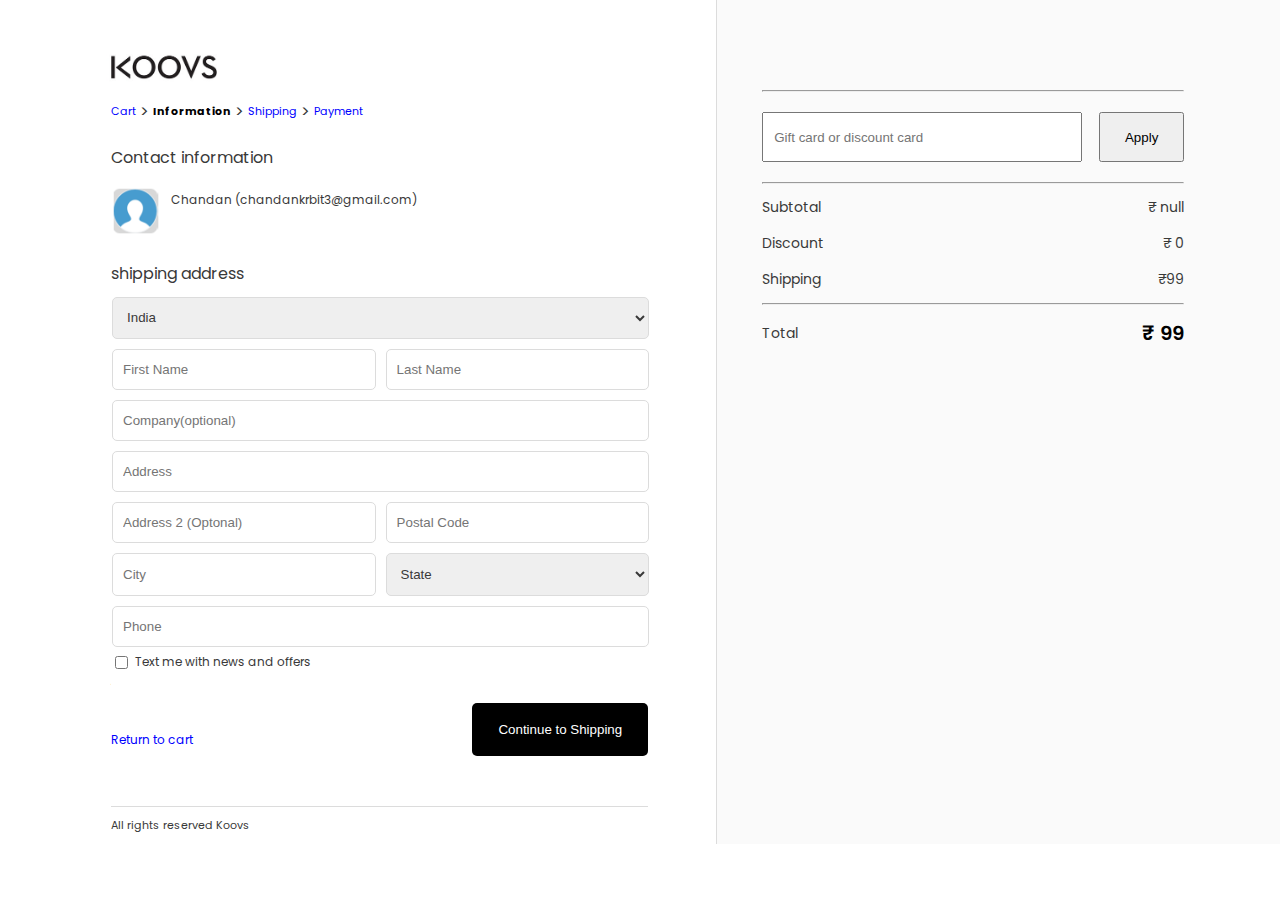
<file: checkout.html>
<!DOCTYPE html>
<html lang="en">
  <head>
    <link rel="preconnect" href="https://fonts.googleapis.com" />
    <link rel="preconnect" href="https://fonts.gstatic.com" crossorigin />
    <link
      href="https://fonts.googleapis.com/css2?family=Poppins&display=swap"
      rel="stylesheet"
    />
    <meta charset="UTF-8" />
    <meta http-equiv="X-UA-Compatible" content="IE=edge" />
    <meta name="viewport" content="width=device-width, initial-scale=1.0" />
    <title>Document</title>
    <link rel="stylesheet" href="./styles/checkout.css" />
  </head>
  <body>
    <div class="container">
      <div class="left">
        <div id="kooImg">
          <img src="./images/koovs logo.jpg" alt="logo" />
        </div>
        <div class="insidel">
          <div id="pages">
            <p>
              <a href="./cart.html">Cart</a> >
              <a href="./checkout.html"
                ><strong style="color: black">Information</strong></a
              >
              > <a href="./shipping.html">Shipping</a> >
              <a href="./payment.html">Payment</a>
            </p>
          </div>
          <p id="cont">Contact information</p>
          <div style="display: flex">
            <img
              src="./images/Screenshot (262).png"
              alt="id"
              style="width: 50px"
            />
            <span style="font-size: 12px; margin-top: 5px; margin-left: 10px"
              >Chandan (chandankrbit3@gmail.com)</span
            >
          </div>

          <div style="margin-top: 25px; margin-bottom: 10px">
            shipping address
          </div>
          <div class="bottomvar">
            <select name="" id="Email" style="grid-area: Email">
              <option value="india">India</option>
            </select>
            <input
              id="Fname"
              placeholder="First Name"
              style="grid-area: Fname"
            />
            <input
              id="Lname"
              placeholder="Last Name"
              style="grid-area: Lname"
            />
            <input
              id="comp"
              placeholder="Company(optional)"
              style="grid-area: comp"
            />
            <input
              id="Address"
              placeholder="Address"
              style="grid-area: Address"
            />
            <input
              id="Add2"
              placeholder="Address 2 (Optonal)"
              style="grid-area: Add2"
            />
            <input
              id="PC"
              placeholder="Postal Code"
              style="grid-area: PC"
              type="number"
            />
            <input id="City" placeholder="City" style="grid-area: City" />

            <select id="Region" style="grid-area: Region">
              <option value="">State</option>
              <option value="">Jharkhand</option>
              <option value="">Bihar</option>
              <option value="">Uttar Pradesh</option>
              <option value="">Chattishgard</option>
              <option value="">Odissa</option>
              <option value="">Hydrabad</option>
              <option value="">Banglore</option>
              <option value="">Goa</option>
              <option value="">Maharastra</option>
              <option value="">Gujrat</option>
              <option value="">Jammu & Kashmir</option>
              <option value="">Laddak</option>
              <option value="">Punjab</option>
              <option value="">Haryana</option>
              <option value="">Madhya prasesh</option>
            </select>
            <input
              id="Phone"
              placeholder="Phone"
              style="grid-area: Phone"
              type="number"
            />
          </div>
          <input type="checkbox" style="position: relative; top: 3px" />
          <span style="font-size: 12px">Text me with news and offers</span>
          <div id="butts">
            <a href="./cart.html"
              ><p style="position: relative; top: 30px">Return to cart</p></a
            >
            <button id="gotoship">Continue to Shipping</button>
          </div>
          <div id="reserve">
            <div>All rights reserved Koovs</div>
          </div>
        </div>
      </div>
      <div class="right">
        <div class="inside">
          <div class="prod"></div>
          <hr />
          <div id="discount">
            <input
              id="coupon-input"
              type="text"
              placeholder="Gift card or discount card"
            />
            <button id="couponBtn">Apply</button>
          </div>
          <p style="font-size: 12px" id="error"></p>
          <hr />
          <div style="display: flex; justify-content: space-between">
            <div>Subtotal</div>
            <div id="sum"></div>
          </div>
          <div style="display: flex; justify-content: space-between">
            <div>Discount</div>
            <div id="dis">₹ 0</div>
          </div>
          <div style="display: flex; justify-content: space-between">
            <div>Shipping</div>
            <div>₹99</div>
          </div>
          <hr />
          <div style="display: flex; justify-content: space-between">
            <div style="margin-top: 10px">Total</div>
            <div id="net"></div>
          </div>
        </div>
      </div>
    </div>
  </body>
</html>

<script src="./scripts/checkout.js"></script>
</file>
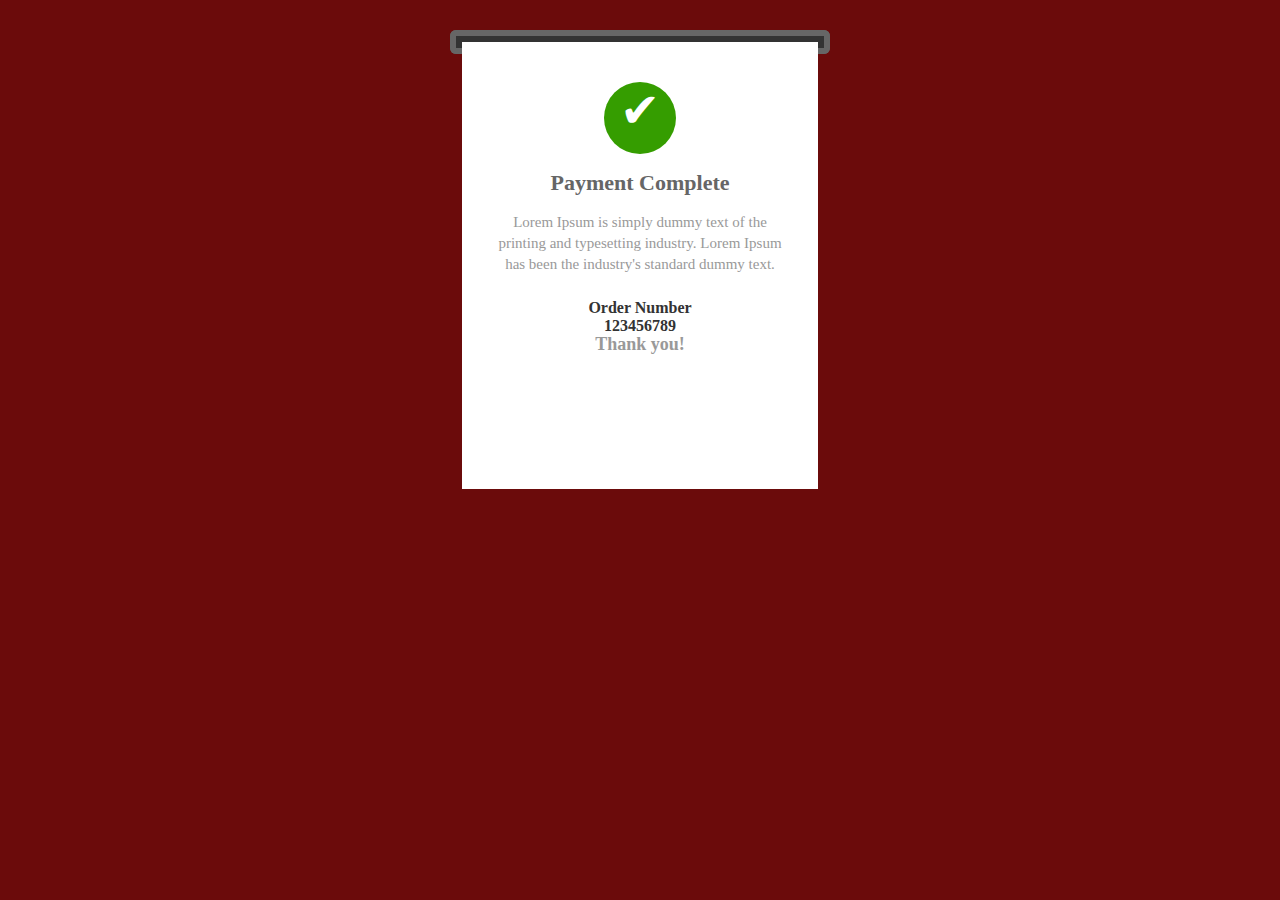
<file: payment.html>
<!DOCTYPE html>
<html lang="en">
  <head>
    <meta charset="UTF-8" />
    <meta http-equiv="X-UA-Compatible" content="IE=edge" />
    <meta name="viewport" content="width=device-width, initial-scale=1.0" />
    <title>Document</title>
    <style>
      body {
        background: rgb(107, 11, 11);
      }

      .container {
        max-width: 380px;
        margin: 30px auto;
        overflow: hidden;
      }

      .printer-top {
        z-index: 1;
        border: 6px solid #666666;
        height: 6px;
        border-bottom: 0;
        border-radius: 6px 6px 0 0;
        background: #333333;
      }

      .printer-bottom {
        z-index: 0;
        border: 6px solid #666666;
        height: 6px;
        border-top: 0;
        border-radius: 0 0 6px 6px;
        background: #333333;
      }

      .paper-container {
        position: relative;
        overflow: hidden;
        height: 467px;
      }

      .paper {
        background: #ffffff;
        height: 447px;
        position: absolute;
        z-index: 2;
        margin: 0 12px;
        margin-top: -12px;
        animation: print 3000ms cubic-bezier(0.68, -0.55, 0.265, 0.9);
        -moz-animation: print 3000ms cubic-bezier(0.68, -0.55, 0.265, 0.9);
      }

      .main-contents {
        margin: 0 12px;
        padding: 24px;
      }

      .jagged-edge {
        position: relative;
        height: 20px;
        width: 100%;
        margin-top: -1px;
      }

      .jagged-edge:after {
        content: "";
        display: block;
        position: absolute;
        bottom: 20px;
        left: 0;
        right: 0;
        height: 20px;
        background: linear-gradient(
            45deg,
            transparent 33.333%,
            #ffffff 33.333%,
            #ffffff 66.667%,
            transparent 66.667%
          ),
          linear-gradient(
            -45deg,
            transparent 33.333%,
            #ffffff 33.333%,
            #ffffff 66.667%,
            transparent 66.667%
          );
        background-size: 16px 40px;
        background-position: 0 -20px;
      }

      .success-icon {
        text-align: center;
        font-size: 48px;
        height: 72px;
        background: #359d00;
        border-radius: 50%;
        width: 72px;
        height: 72px;
        margin: 16px auto;
        color: #fff;
      }

      .success-title {
        font-size: 22px;
        text-align: center;
        color: #666;
        font-weight: bold;
        margin-bottom: 16px;
      }

      .success-description {
        font-size: 15px;
        line-height: 21px;
        color: #999;
        text-align: center;
        margin-bottom: 24px;
      }

      .order-details {
        text-align: center;
        color: #333;
        font-weight: bold;
      }

      .order-footer {
        text-align: center;
        line-height: 18px;
        font-size: 18px;
        margin-bottom: 8px;
        font-weight: bold;
        color: #999;
      }
      @keyframes print {
        0% {
          transform: translateY(-90%);
        }
        100% {
          transform: translateY(0%);
        }
      }
      @-webkit-keyframes print {
        0% {
          -webkit-transform: translateY(-90%);
        }
        100% {
          -webkit-transform: translateY(0%);
        }
      }

      @-moz-keyframes print {
        0% {
          -moz-transform: translateY(-90%);
        }
        100% {
          -moz-transform: translateY(0%);
        }
      }

      @-ms-keyframes print {
        0% {
          -ms-transform: translateY(-90%);
        }
        100% {
          -ms-transform: translateY(0%);
        }
      }
    </style>
  </head>
  <body>
    <div class="container">
      <div class="printer-top"></div>

      <div class="paper-container">
        <div class="printer-bottom"></div>

        <div class="paper">
          <div class="main-contents">
            <div class="success-icon">&#10004;</div>
            <div class="success-title">Payment Complete</div>
            <div class="success-description">
              Lorem Ipsum is simply dummy text of the printing and typesetting
              industry. Lorem Ipsum has been the industry's standard dummy text.
            </div>
            <div class="order-details">
              <div class="order-number-label">Order Number</div>
              <div class="order-number">123456789</div>
            </div>
            <div class="order-footer">Thank you!</div>
          </div>
          <div class="jagged-edge"></div>
        </div>
      </div>
    </div>
  </body>
</html>
<script>
  setTimeout(function () {
    window.location.href = "thankyou.html";
  }, 3500);
</script>
</file>
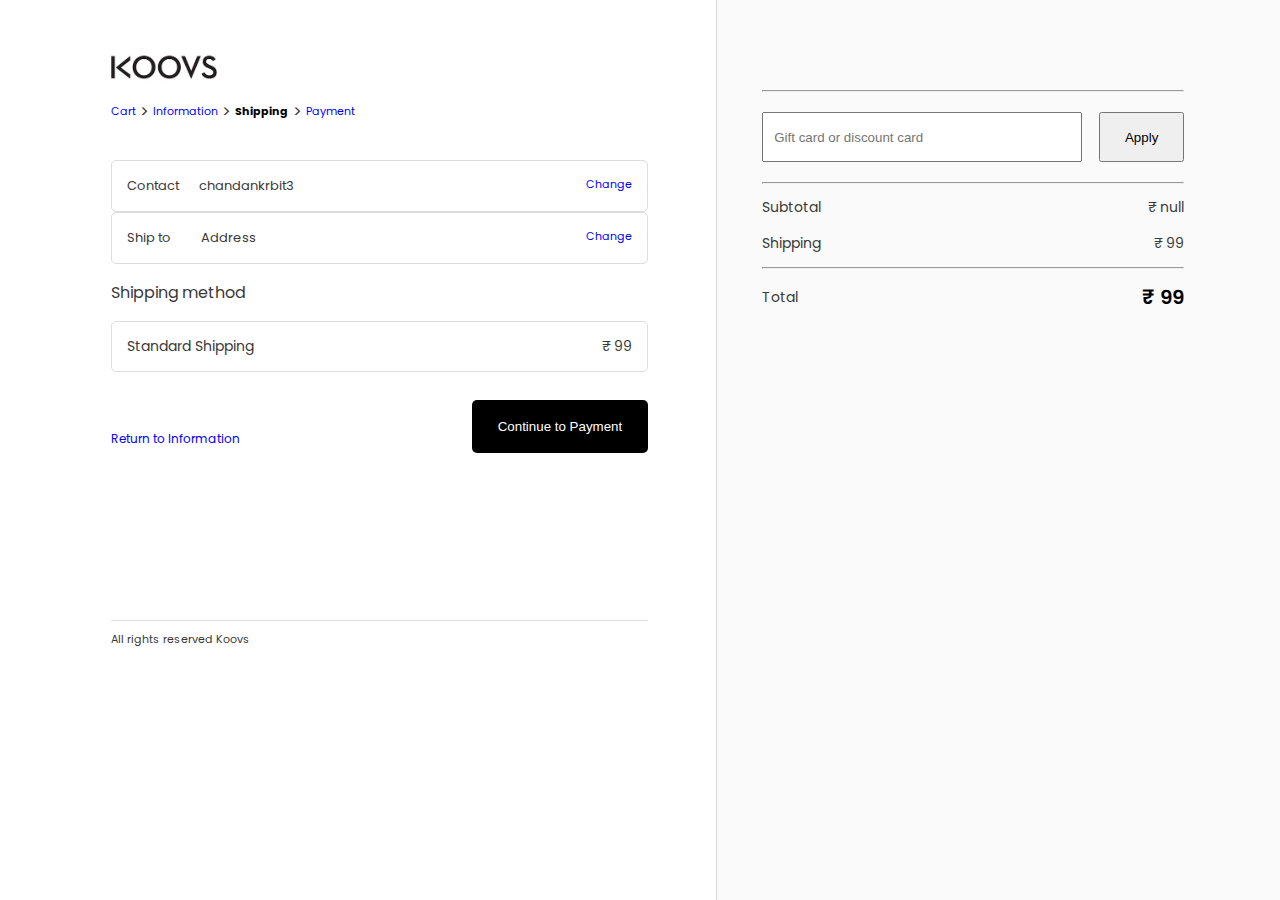
<file: shipping.html>
<!DOCTYPE html>
<html lang="en">
  <head>
    <link rel="preconnect" href="https://fonts.googleapis.com" />
    <link rel="preconnect" href="https://fonts.gstatic.com" crossorigin />
    <link
      href="https://fonts.googleapis.com/css2?family=Poppins&display=swap"
      rel="stylesheet"
    />
    <meta charset="UTF-8" />
    <meta http-equiv="X-UA-Compatible" content="IE=edge" />
    <meta name="viewport" content="width=device-width, initial-scale=1.0" />
    <title>Document</title>
    <link rel="stylesheet" href="./styles/shipping.css" />
  </head>
  <body>
    <div class="container">
      <div class="left">
        <div id="kooImg">
          <img src="./images/koovs logo.jpg" alt="logo" />
        </div>
        <div class="insidel">
          <div id="pages">
            <p>
              <a href="./cart.html">Cart</a> >
              <a href="./checkout.html">Information</a> >
              <a href="./shipping.html"
                ><strong style="color: black">Shipping</strong></a
              >
              > <a href="./payment.html">Payment</a>
            </p>
          </div>
          <div class="bottomvar">
            <div class="div1">
              <span>Contact</span
              ><span id="email" style="flex-grow: 3">chandankrbit3</span
              ><span style="font-size: 11px; color: blue">Change</span>
            </div>
            <div class="div1">
              <span style="width: 54px">Ship to</span
              ><span id="address" style="flex-grow: 3">Address</span
              ><span style="font-size: 11px; color: blue">Change</span>
            </div>
            <p>Shipping method</p>
            <div id="div2">
              <p>Standard Shipping</p>
              <p>₹ 99</p>
            </div>
          </div>

          <div id="butts">
            <a href="./checkout.html"
              ><p style="position: relative; top: 30px">
                Return to Information
              </p></a
            >
            <a href="./payment.html">
              <button id="gotoship">Continue to Payment</button></a
            >
          </div>
          <div id="reserve">
            <div>All rights reserved Koovs</div>
          </div>
        </div>
      </div>
      <div class="right">
        <div class="inside">
          <div class="prod"></div>
          <hr />
          <div id="discount">
            <input type="text" placeholder="Gift card or discount card" />
            <button>Apply</button>
          </div>
          <hr />
          <div style="display: flex; justify-content: space-between">
            <div>Subtotal</div>
            <div id="sum"></div>
          </div>
          <div style="display: flex; justify-content: space-between">
            <div>Shipping</div>
            <div>₹ 99</div>
          </div>
          <hr />
          <div style="display: flex; justify-content: space-between">
            <div style="margin-top: 10px">Total</div>
            <div id="net"></div>
          </div>
        </div>
      </div>
    </div>
  </body>
</html>
<script src="./scripts/shipping.js"></script>
</file>
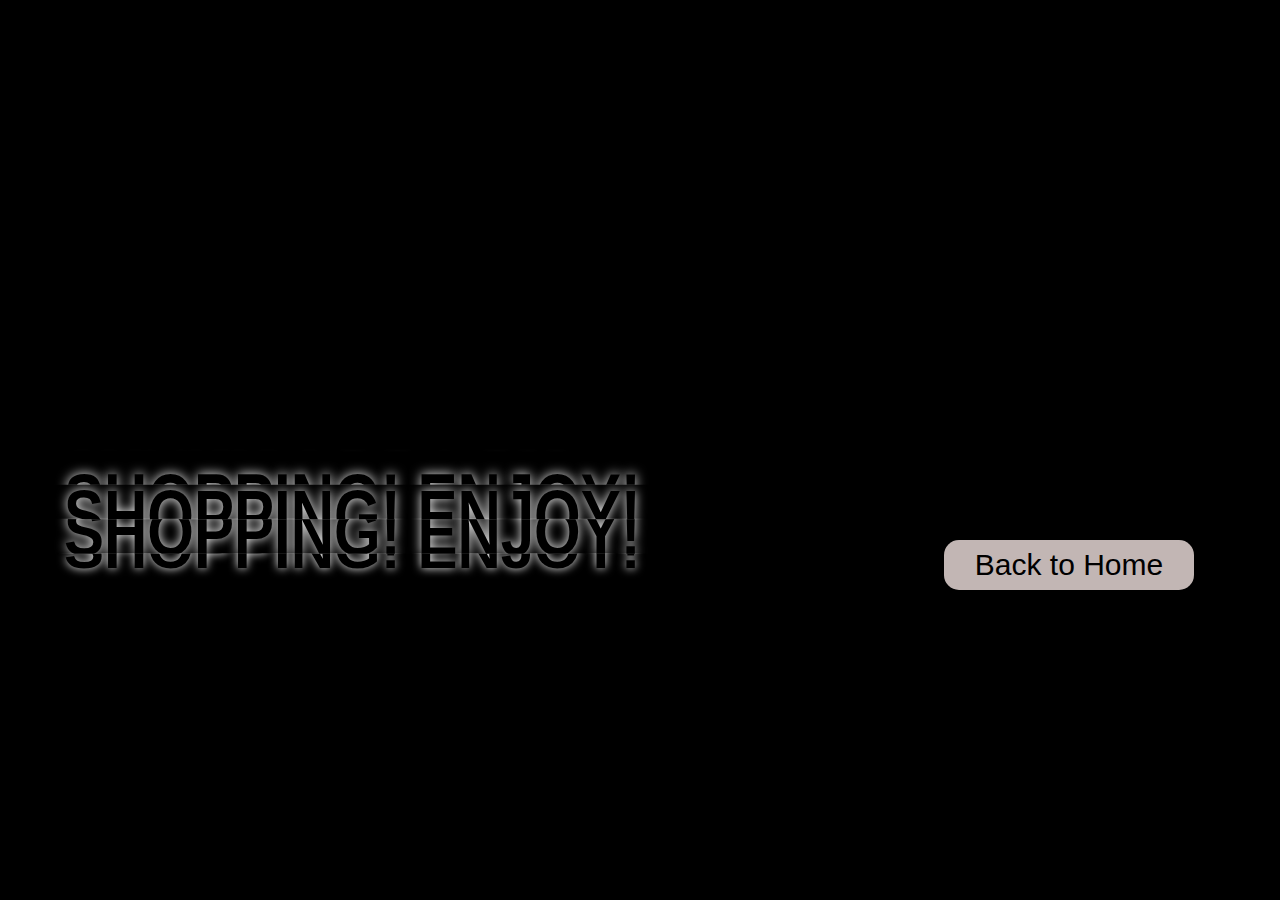
<file: thankyou.html>
<!DOCTYPE html>
<html lang="en">
  <head>
    <meta charset="UTF-8" />
    <meta http-equiv="X-UA-Compatible" content="IE=edge" />
    <meta name="viewport" content="width=device-width, initial-scale=1.0" />
    <link rel="stylesheet" href="./styles/thankyou.css" />
    <title>Thank You</title>
  </head>
  <body>
    <div class="bg-opacity">
      <div class="content">
        <div class="left">
          <h1 class="jt --debug">
            <span class="jt__row">
              <span class="jt__text">Thank You for Shopping! Enjoy!</span>
            </span>
            <span class="jt__row jt__row--sibling" aria-hidden="true">
              <span class="jt__text">Thank You for Shopping! Enjoy!</span>
            </span>
            <span class="jt__row jt__row--sibling" aria-hidden="true">
              <span class="jt__text">Thank You for Shopping! Enjoy!</span>
            </span>
            <span class="jt__row jt__row--sibling" aria-hidden="true">
              <span class="jt__text">Thank You for Shopping! Enjoy!</span>
            </span>
          </h1>
        </div>
        <div class="right">
          <button><a href="./index.html">Back to Home</a></button>
        </div>
      </div>
    </div>
  </body>
</html>
</file>
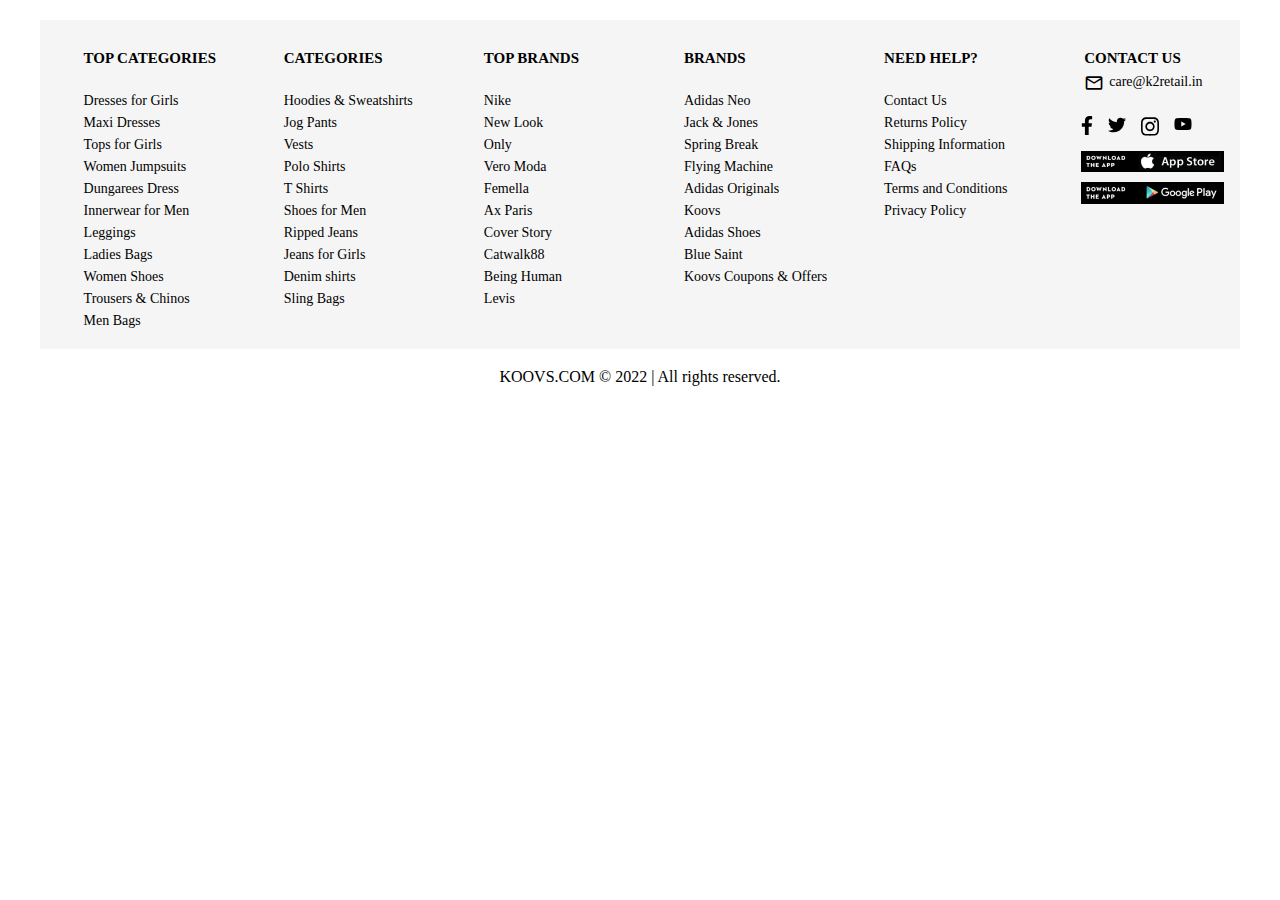
<file: footer/footer.html>
<!DOCTYPE html>
<html lang="en">
  <head>
    <meta charset="UTF-8" />
    <meta http-equiv="X-UA-Compatible" content="IE=edge" />
    <meta name="viewport" content="width=device-width, initial-scale=1.0" />
    <title>Document</title>
    <link rel="stylesheet" href="./footer.css" />
    <link
      href="https://fonts.googleapis.com/icon?family=Material+Icons"
      rel="stylesheet"
    />
  </head>
  <body>
    <!-- ......................footer.................. -->

    <div class="foot">
      <div class="foot-column">
        <ul>
          <li><label class="head">TOP CATEGORIES</label></li>
          <li>Dresses for Girls</li>
          <li>Maxi Dresses</li>
          <li>Tops for Girls</li>
          <li>Women Jumpsuits</li>
          <li>Dungarees Dress</li>
          <li>Innerwear for Men</li>
          <li>Leggings</li>
          <li>Ladies Bags</li>
          <li>Women Shoes</li>
          <li>Trousers & Chinos</li>
          <li>Men Bags</li>
        </ul>
      </div>
      <div class="foot-column">
        <ul>
          <li><label class="head"> CATEGORIES </label></li>
          <li>Hoodies & Sweatshirts</li>
          <li>Jog Pants</li>
          <li>Vests</li>
          <li>Polo Shirts</li>
          <li>T Shirts</li>
          <li>Shoes for Men</li>
          <li>Ripped Jeans</li>
          <li>Jeans for Girls</li>
          <li>Denim shirts</li>
          <li>Sling Bags</li>
        </ul>
      </div>
      <div class="foot-column">
        <ul>
          <li><label class="head">TOP BRANDS</label></li>
          <li>Nike</li>
          <li>New Look</li>
          <li>Only</li>
          <li>Vero Moda</li>
          <li>Femella</li>
          <li>Ax Paris</li>
          <li>Cover Story</li>
          <li>Catwalk88</li>
          <li>Being Human</li>
          <li>Levis</li>
        </ul>
      </div>
      <div class="foot-column">
        <ul>
          <li><label class="head">BRANDS</label></li>
          <li>Adidas Neo</li>
          <li>Jack & Jones</li>
          <li>Spring Break</li>
          <li>Flying Machine</li>
          <li>Adidas Originals</li>
          <li>Koovs</li>
          <li>Adidas Shoes</li>
          <li>Blue Saint</li>
          <li>Koovs Coupons & Offers</li>
        </ul>
      </div>
      <div class="foot-column">
        <ul>
          <li><label class="head">NEED HELP?</label></li>
          <li>Contact Us</li>
          <li>Returns Policy</li>
          <li>Shipping Information</li>
          <li>FAQs</li>
          <li>Terms and Conditions</li>
          <li>Privacy Policy</li>
        </ul>
      </div>

      <div class="foot-column" id="head">
        <ul>
          <li><label class="head">CONTACT US</label></li>
          <li class="mail">care@k2retail.in</li>

          <div
            class="social-icons"
            style="display: flex; gap: 15px; margin-top: 20px"
          >
            <a href="https://www.facebook.com/koovs" target="_blank"
              ><img
                src="./images/facebook-f-brands.svg"
                alt="facebook"
                style="width: 12px"
            /></a>
            <a href="https://twitter.com/mykoovs" target="_blank"
              ><img
                src="./images/twitter.svg"
                alt="facebook"
                style="width: 18px"
            /></a>
            <a href="https://www.instagram.com/koovsfashion/" target="_blank"
              ><img src="./images/insta.svg" alt="facebook" style="width: 18px"
            /></a>
            <a href="https://www.youtube.com/user/Koovsdotcom" target="_blank"
              ><img
                src="./images/youtube-brands.svg"
                alt="facebook"
                style="width: 18px"
            /></a>
          </div>

          <div class="app-store">
            <a
              href="https://apps.apple.com/in/app/koovs-online-shopping-app/id913080723"
              target="_blank"
              ><img src="./images/app-store-3x.png" alt="apple store"
            /></a>
            <a
              href="https://play.google.com/store/apps/details?id=com.koovs.fashion"
              target="_blank"
              ><img src="./images/google-play-3x.png" alt="play store"
            /></a>
          </div>
        </ul>
      </div>
    </div>
    <div class="base-footer">
      <span>KOOVS.COM © 2022 | All rights reserved.</span>
    </div>
  </body>
</html>
</file>
<file: styles/checkout.css>
body {
  margin: 0px;
  font-family: "Poppins", sans-serif;
  color: #393939;
}
.container {
  display: flex;
  width: 100%;
}

.left {
  flex: 5.6;
}
.right {
  flex: 4.4;
  background-color: #fafafa;
  border-left: 1px solid gainsboro;
}
.prod img {
  height: 64px;
}
.imgdiv {
  border: 1px solid gainsboro;
  width: 64px;
  text-align: center;
  border-radius: 10px;
}
.maindiv {
  display: flex;
}

.namedetaildiv {
  margin-left: 10px;
  width: 65%;
}
.namedetaildiv p {
  margin: 0px;
}
.namedetaildiv h4 {
  margin: 0px;
}
.inside {
  margin-left: 8%;
  margin-top: 10vh;
  width: 75%;
}
.inside div {
  margin-top: 5px;
  margin-bottom: 5px;
  font-size: 14px;
}

#discount input {
  width: 70%;
  height: 4vh;
  padding: 5px 10px;
}

#discount button {
  padding: 10px 24px;
}
#discount {
  display: flex;
  justify-content: space-between;
  margin: 20px 0px;
}
#net {
  font-size: 20px;
  color: black;
  font-weight: 600;
}
#kooImg img {
  width: 170px;

  margin-left: 11%;
}
.insidel {
  width: 75%;
  margin-left: 15.5%;
}

a {
  text-decoration: none;
  font-size: 11px;
  position: relative;
  bottom: 2px;
  color: blue;
}
#pages {
  position: relative;
  bottom: 20px;
}
#cont {
  margin-top: -15px;
}
.bottomvar {
  width: 100%;
  height: 350px;

  border: 1px solid transparent;
  display: grid;
  grid-template-columns: repeat(2, 1fr);
  grid-gap: 10px;
  grid-template-areas:
    "Email Email"
    "Fname Lname"
    "comp comp"
    "Address Address"
    "Add2 PC"
    "City Region"
    "Phone Phone";
}
.bottomvar > select {
  padding: 10px;
  border-radius: 5px;
  border: 1px solid gainsboro;
  color: #393939;
}
.bottomvar > input {
  padding: 10px;
  border-radius: 5px;
  border: 1px solid gainsboro;
}
#butts {
  padding: 30px 0px;
  display: flex;
  justify-content: space-between;
}
#butts p {
  display: inline;
  font-size: 12px;
  color: blue;
}
#butts button {
  padding: 18px 25px;
  background-color: black;
  color: white;
  border: 1px solid transparent;
  border-radius: 5px;
}
#reserve {
  margin-top: 20px;
  padding: 10px 0px;
  font-size: 11px;
  border-top: 1px solid gainsboro;
}
#gotoship:hover {
  background-color: gray;
}
@media only screen and (max-width: 480px) {
  .container {
    display: flex;
    flex-direction: column;
  }
  .left {
    width: 100%;
  }
  .right {
    width: 100%;
  }
  #reserve {
    display: none;
  }
  #kooImg img {
    width: 170px;

    margin-left: 3%;
  }
  .insidel {
    width: 75%;
    margin-left: 9%;
  }
}
</file>
<file: styles/shipping.css>
body {
  margin: 0px;
  font-family: "Poppins", sans-serif;
  color: #393939;
}
.container {
  display: flex;
  width: 100%;
}

.left {
  flex: 5.6;
}
.right {
  flex: 4.4;
  height: 100vh;
  background-color: #fafafa;
  border-left: 1px solid gainsboro;
}
.prod img {
  height: 64px;
}
.imgdiv {
  border: 1px solid gainsboro;
  width: 64px;
  text-align: center;
  border-radius: 10px;
}
.maindiv {
  display: flex;
}
.namedetaildiv {
  margin-left: 10px;
  width: 65%;
}
.inside {
  margin-left: 8%;
  margin-top: 10vh;
  width: 75%;
}
.inside div {
  margin-top: 5px;
  margin-bottom: 5px;
  font-size: 14px;
}

#discount input {
  width: 70%;
  height: 4vh;
  padding: 5px 10px;
}

#discount button {
  padding: 10px 24px;
}
#discount {
  display: flex;
  justify-content: space-between;
  margin: 20px 0px;
}
#net {
  font-size: 20px;
  color: black;
  font-weight: 600;
}
#kooImg img {
  width: 170px;

  margin-left: 11%;
}
.insidel {
  width: 75%;
  margin-left: 15.5%;
}

a {
  text-decoration: none;
  font-size: 11px;
  position: relative;
  bottom: 2px;
  color: blue;
}
#pages {
  position: relative;
  bottom: 20px;
}
#cont {
  margin-top: -15px;
}

#butts {
  padding: 30px 0px;
  display: flex;
  justify-content: space-between;
}
#butts p {
  display: inline;
  font-size: 12px;
  color: blue;
}
#butts button {
  padding: 18px 25px;
  background-color: black;
  color: white;
  border: 1px solid transparent;
  border-radius: 5px;
}
#reserve {
  margin-top: 15vh;
  padding: 10px 0px;
  font-size: 11px;
  border-top: 1px solid gainsboro;
}
.div1 {
  width: 94%;
  display: flex;
  flex-grow: 1;
  gap: 20px;
  border: 1px solid gainsboro;
  font-size: 13px;
  padding: 15px;
  border-radius: 5px;
}

#div2 {
  width: 94%;
  height: auto;
  border: 1px solid gainsboro;
  font-size: 14px;
  padding: 0px 15px;

  border-radius: 5px;
  display: flex;
  justify-content: space-between;
}
#gotoship:hover {
  background-color: gray;
}
.namedetaildiv p {
  margin: 0px;
}
.namedetaildiv h4 {
  margin: 0px;
}
@media only screen and (max-width: 480px) {
  .container {
    display: flex;
    flex-direction: column;
  }
  .left {
    width: 100%;
  }
  .right {
    width: 100%;
  }
  #reserve {
    display: none;
  }
  #kooImg img {
    width: 170px;

    margin-left: 3%;
  }
  .insidel {
    width: 75%;
    margin-left: 9%;
  }
}
</file>
<file: styles/thankyou.css>
body {
  margin: 0;
  padding: 0;
  box-sizing: border-box;
  overflow: hidden;
}

/* img{
    height: 100vh;
    width: 100vw;
    opacity: 0.5;
} */

body {
  margin: 0;
}

.bg-opacity {
  position: relative;
  background-color: #000;
  width: 100vw;
  height: 100vh;
}

.bg-opacity::before {
  content: " ";
  display: block;
  position: absolute;
  left: 0;
  top: 0;
  width: 100vw;
  height: 100vh;
  z-index: 0;
  opacity: 0.4;
  background: url("https://play-lh.googleusercontent.com/rN_tb3eH3yGqEtQMZCXWIkeKeMHJL88AjfY_tDiQWFUIsZWHQiEMP3qs6TyAvakpSSM=w720-h310")
    no-repeat center center;
  background-size: cover;
}

.content {
  display: flex;
  position: relative;
  width: 100%;
  height: 700px;
  /* border: 1px solid red; */
}

.left {
  height: 200px;
  width: 50%;
  /* border: 1px solid blue; */
  margin-top: 32%;
  margin-left: 5%;
}

/* h1{
    color: white;
    font-size: 50px
} */
@import url("https://fonts.googleapis.com/css2?family=Staatliches&display=swap");

.jt {
  position: relative;
  font-size: 60px;
  font-family: "Staatliches", sans-serif;
  text-transform: uppercase;
  font-display: swap;
  text-shadow: 0 0 10px white;
}

.jt__row {
  display: block;
}

.jt__row:nth-child(1) {
  clip-path: polygon(-10% 75%, 110% 75%, 110% 110%, -10% 110%);
}

.jt__row:nth-child(2) {
  clip-path: polygon(-10% 50%, 110% 50%, 110% 75.3%, -10% 75.3%);
}

.jt__row:nth-child(3) {
  clip-path: polygon(-10% 25%, 110% 25%, 110% 50.3%, -10% 50.3%);
}

.jt__row:nth-child(4) {
  clip-path: polygon(-10% 0%, 110% 0%, 110% 25.3%, -10% 25.3%);
}

.jt__row.jt__row--sibling {
  position: absolute;
  top: 0;
  left: 0;
  user-select: none;
  /* width: 800px; */
}

.jt__text {
  display: block;
  transform-origin: bottom left;
  animation: moveIn 2s 0s cubic-bezier(0.36, 0, 0.06, 1) alternate infinite;
}

.jt__row:nth-child(1) .jt__text {
  transform: translateY(-0.1em);
}

.jt__row:nth-child(2) .jt__text {
  transform: translateY(-0.3em) scaleY(1.1);
}

.jt__row:nth-child(3) .jt__text {
  transform: translateY(-0.5em) scaleY(1.2);
}

.jt__row:nth-child(4) .jt__text {
  transform: translateY(-0.7em) scaleY(1.3);
}

.jt__row:nth-child(5) .jt__text {
  transform: translateY(-0.9em) scaleY(1.4);
}

.jt__row:nth-child(6) .jt__text {
  transform: translateY(-1.1em) scaleY(1.5);
}

@keyframes moveIn {
  50%,
  100% {
    transform: translateY(0em);
  }

  0% {
    opacity: 0;
    filter: blur(10px);
  }

  100% {
    opacity: 1;
    filter: blur(0px);
  }
}

.debug .jt__row:nth-child(even) {
  color: black;
  background: white;
}

.debug .jt__row:nth-child(odd) {
  color: white;
  background: black;
}
button {
  height: 50px;
  width: 250px;
  background-color: rgba(230, 216, 214, 0.842);
  color: black;
  font-size: 30px;
  border: none;
  border-radius: 15px 15px 15px 15px;
  margin-top: 18em;
  margin-left: 8em;
  cursor: pointer;
}
button:hover {
  background-color: tomato;
}
a {
  text-decoration: none;
  color: black;
}
a:hover {
  color: white;
}
</file>
<file: footer/footer.css>
.foot {
  display: flex;
  width: 95%;
  margin: auto;
  background-color: whitesmoke;
  margin-top: 20px;
}
.foot-column {
  margin-top: 10px;
  flex-basis: 250px;
  padding: 1px;
}
.head {
  font-size: 15px;
  font-weight: 700;
}
.foot ul {
  list-style-type: none;
  text-align: start;
}
.foot ul > li:first-child {
  margin-bottom: 20px;
}
.foot ul > li {
  padding: 3px;
  font-size: 14px;
}
.foot-column li:hover,
.base-footer > span {
  cursor: pointer;
}
.mail::before {
  font-family: "Material Icons";
  content: "\e0e1";
  display: inline-block;
  padding-right: 5px;
  vertical-align: middle;
  font-size: 20px;
}
.app-store img {
  display: block;
  width: 90%;
  margin-top: 10px;
}
.base-footer {
  text-align: center;
  padding: 1.5%;
}
#head ul > li {
  margin-bottom: 0px;
}
</file>
